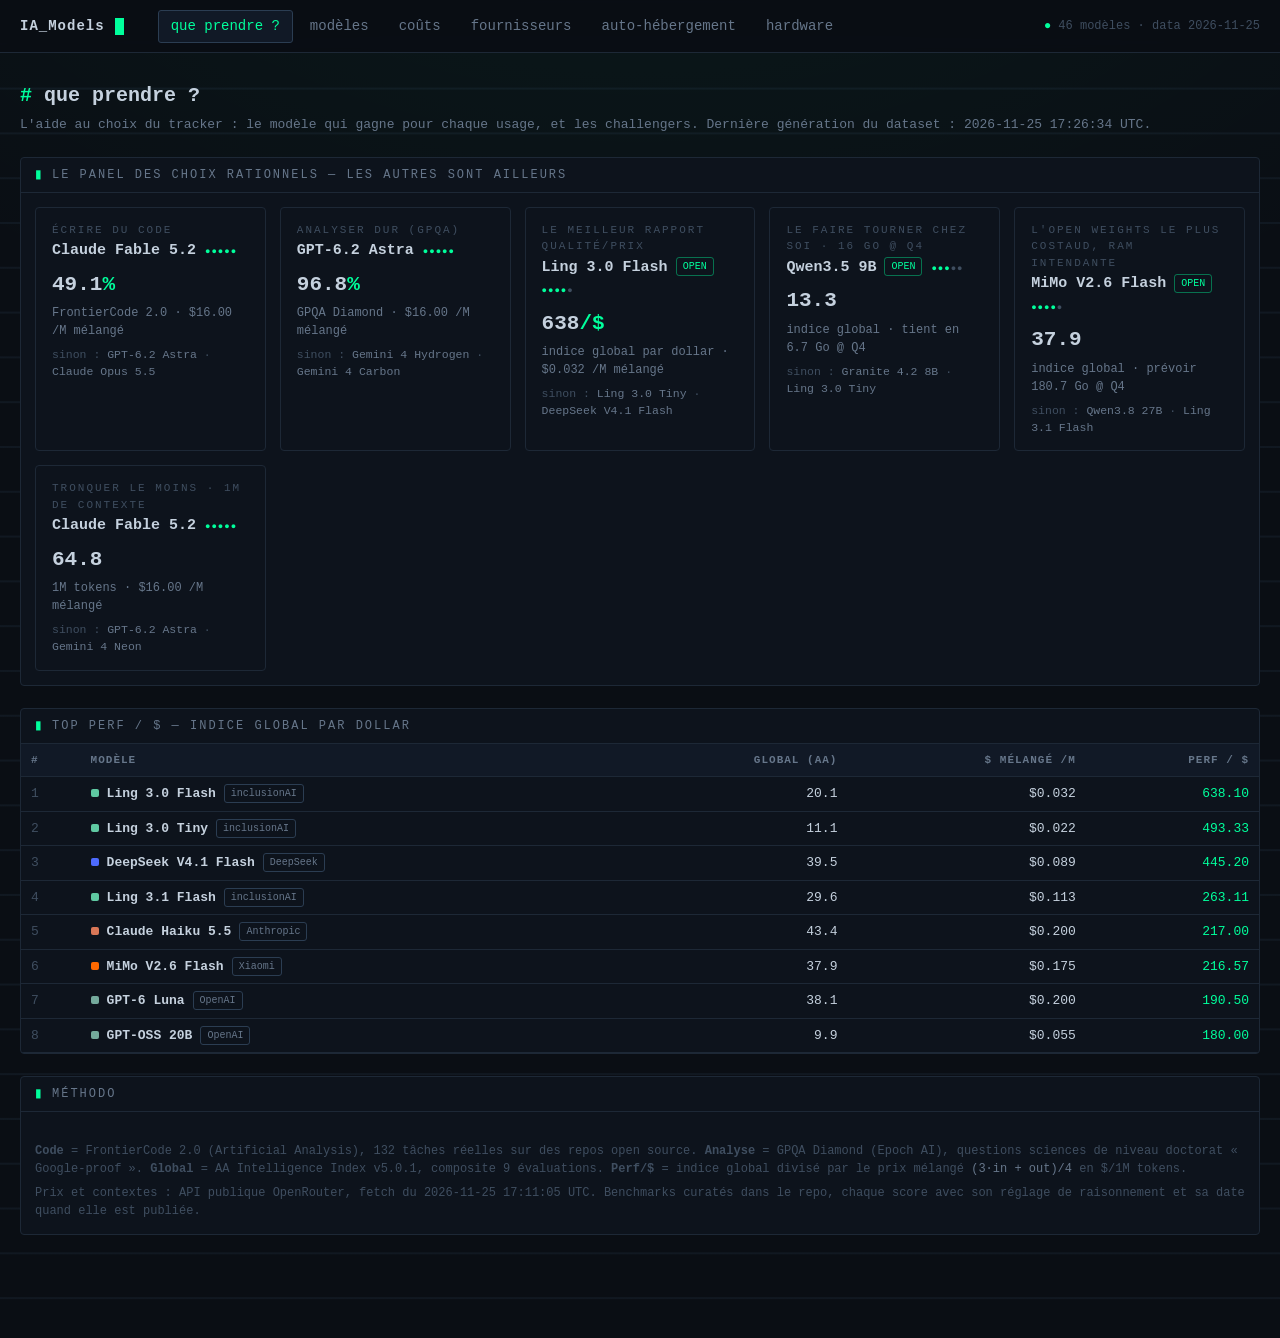
<file: index.html>
<!doctype html>
<html lang="fr">
<head>
<meta charset="utf-8">
<meta name="viewport" content="width=device-width, initial-scale=1">
<title>IA_Models — Que prendre ?</title>
<meta name="description" content="Suivi data driven des modèles d'IA : performances, coûts, fournisseurs d'inférence.">
<link rel="icon" href="assets/img/favicon.svg" type="image/svg+xml">
<link rel="stylesheet" href="assets/css/style.css">
</head>
<body>

<header class="topbar">
	<div class="topbar-inner">
		<a class="brand" href="index.html">IA_Models<span class="cursor"></span></a>
		<nav class="nav">
			<a class="active" href="index.html">que prendre ?</a>
			<a href="models.html">modèles</a>
			<a href="costs.html">coûts</a>
			<a href="providers.html">fournisseurs</a>
			<a href="hosting.html">auto-hébergement</a>
			<a href="hardware.html">hardware</a>
		</nav>
		<div class="top-status" id="data-status"><span class="dot">●</span> chargement…</div>
	</div>
</header>

<main class="wrap">

	<section class="page-head">
		<h1>que prendre ?</h1>
		<p>L'aide au choix du tracker : le modèle qui gagne pour chaque usage, et les challengers. Dernière génération du dataset : <span id="generated-at">--</span>.</p>
	</section>

<section class="panel">
		<div class="panel-title">le panel des choix rationnels — les autres sont ailleurs</div>
		<div class="panel-body" style="padding:14px">
			<div class="kpi-grid" id="dispatch"></div>
		</div>
	</section>

	<section class="panel">
		<div class="panel-title">top perf / $ — indice global par dollar</div>
		<div class="panel-body" style="padding:0">
			<table class="grid" id="top-value">
				<thead>
					<tr>
						<th>#</th>
						<th>Modèle</th>
						<th class="num">Global (AA)</th>
						<th class="num">$ mélangé /M</th>
						<th class="num">Perf / $</th>
					</tr>
				</thead>
				<tbody></tbody>
			</table>
		</div>
	</section>

	<section class="panel">
		<div class="panel-title">méthodo</div>
		<div class="panel-body footer-note">
			<p style="margin:0 0 6px">
				<b class="legend">Code</b> = FrontierCode 2.0 (Artificial Analysis), 132 tâches réelles sur des repos open source.
				<b class="legend">Analyse</b> = GPQA Diamond (Epoch AI), questions sciences de niveau doctorat « Google-proof ».
				<b class="legend">Global</b> = AA Intelligence Index v5.0.1, composite 9 évaluations.
				<b class="legend">Perf/$</b> = indice global divisé par le prix mélangé <code>(3·in + out)/4</code> en $/1M tokens.
			</p>
			<p style="margin:0">
				Prix et contextes : API publique OpenRouter, fetch du <span id="pricing-at">--</span>. Benchmarks curatés dans le repo, chaque score avec son réglage de raisonnement et sa date quand elle est publiée.
			</p>
		</div>
	</section>

</main>

<script src="assets/js/app.js"></script>
</body>
</html>
</file>
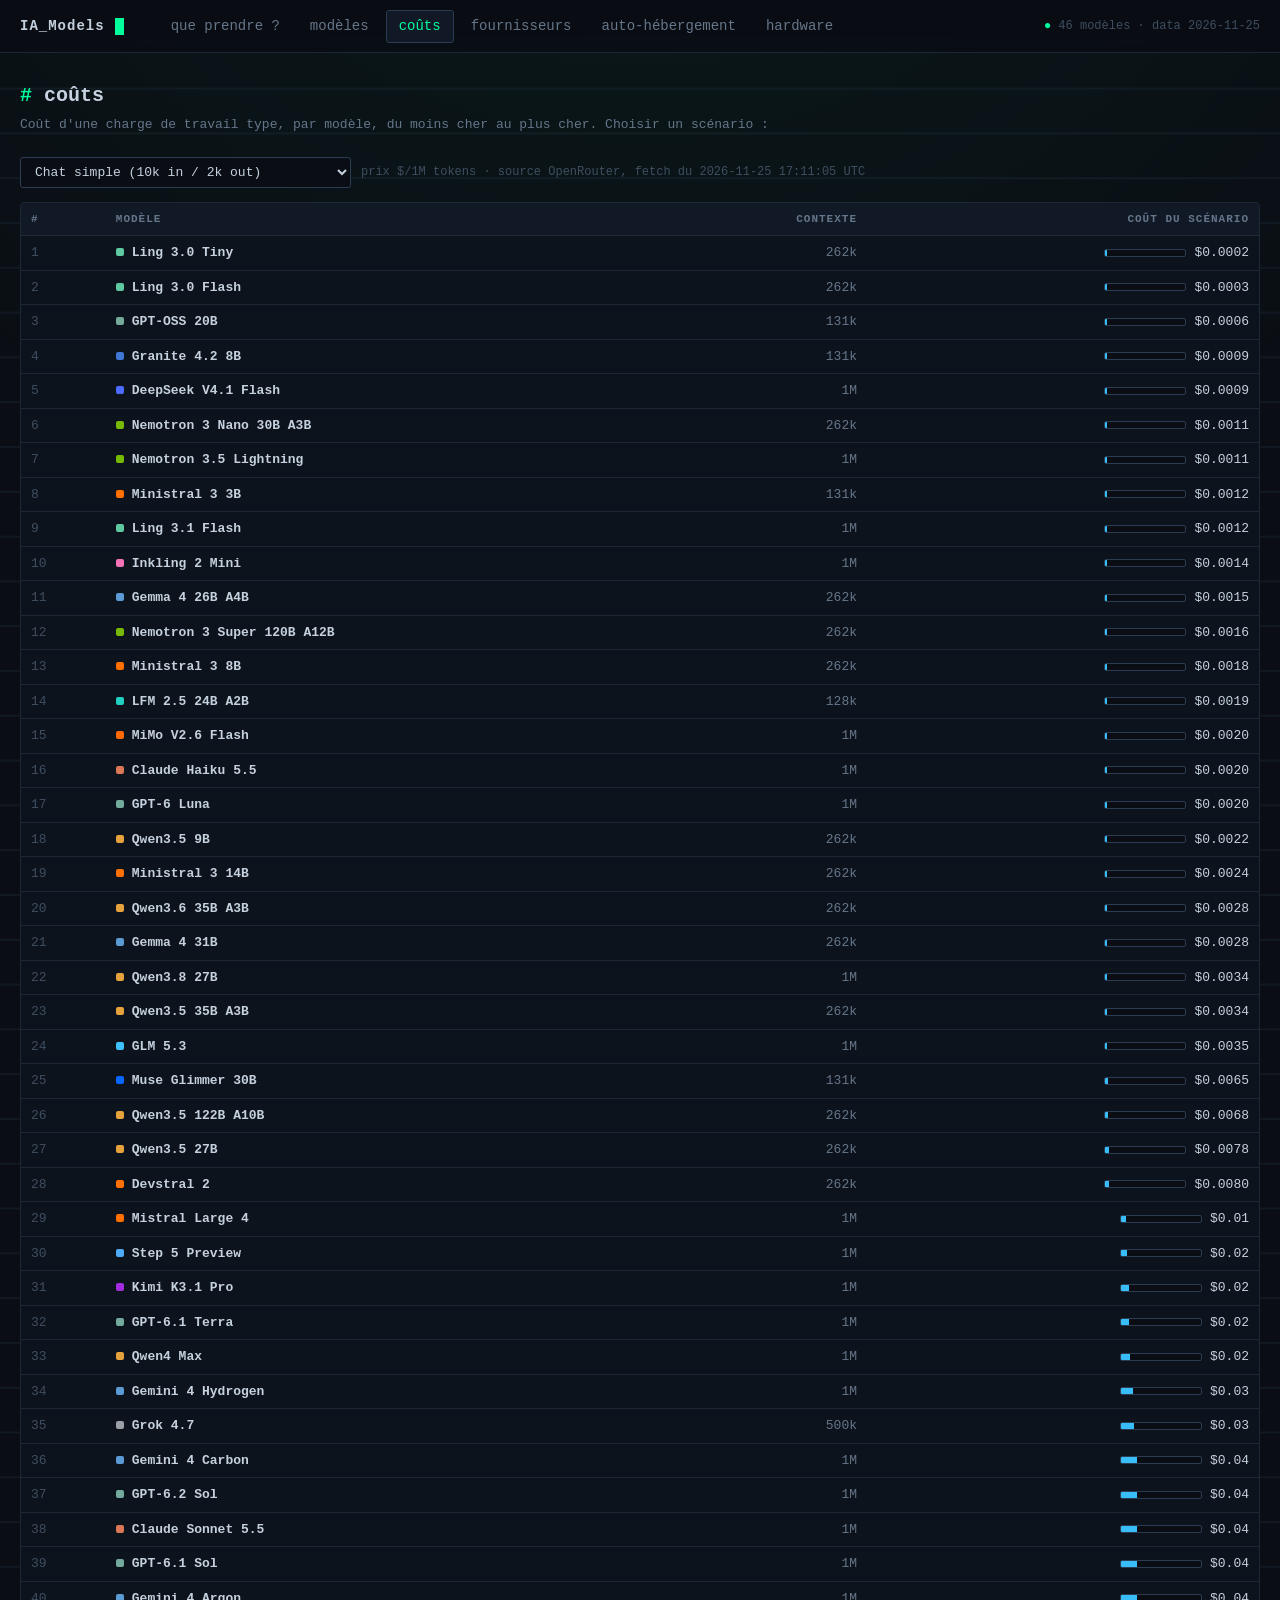
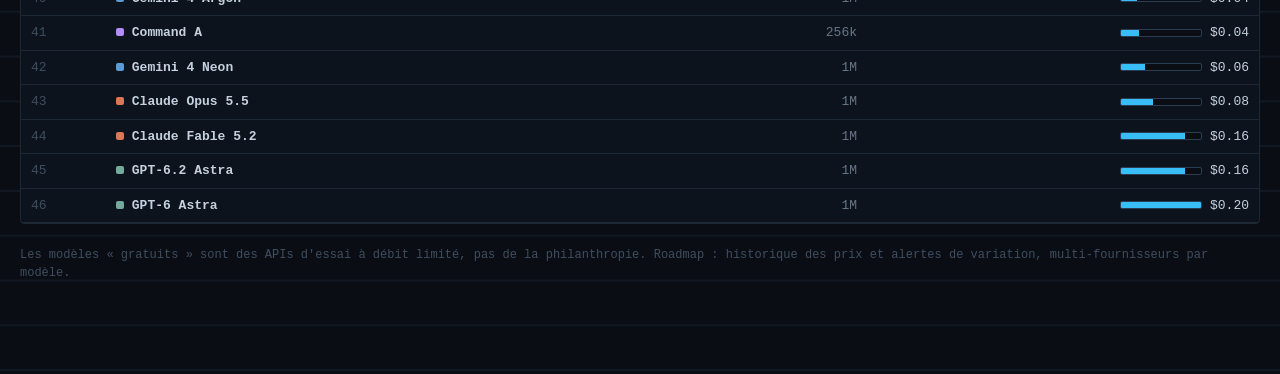
<file: costs.html>
<!doctype html>
<html lang="fr">
<head>
<meta charset="utf-8">
<meta name="viewport" content="width=device-width, initial-scale=1">
<title>IA_Models — Coûts</title>
<link rel="icon" href="assets/img/favicon.svg" type="image/svg+xml">
<link rel="stylesheet" href="assets/css/style.css">
</head>
<body>

<header class="topbar">
	<div class="topbar-inner">
		<a class="brand" href="index.html">IA_Models<span class="cursor"></span></a>
		<nav class="nav">
			<a href="index.html">que prendre ?</a>
			<a href="models.html">modèles</a>
			<a class="active" href="costs.html">coûts</a>
			<a href="providers.html">fournisseurs</a>
			<a href="hosting.html">auto-hébergement</a>
			<a href="hardware.html">hardware</a>
		</nav>
		<div class="top-status" id="data-status"><span class="dot">●</span> chargement…</div>
	</div>
</header>

<main class="wrap">

	<section class="page-head">
		<h1>coûts</h1>
		<p>Coût d'une charge de travail type, par modèle, du moins cher au plus cher. Choisir un scénario :</p>
	</section>

	<div class="filters">
		<select id="workload"></select>
		<span class="legend">prix $/1M tokens · source OpenRouter, fetch du <span id="pricing-at">--</span></span>
	</div>

	<section class="panel" style="overflow-x:auto">
		<table class="grid" id="costs-table">
			<thead>
				<tr>
					<th>#</th>
					<th>Modèle</th>
					<th class="num">Contexte</th>
					<th class="num">Coût du scénario</th>
				</tr>
			</thead>
			<tbody id="costs-tbody"></tbody>
		</table>
	</section>

	<p class="footer-note">
		Les modèles « gratuits » sont des APIs d'essai à débit limité, pas de la philanthropie.
		Roadmap : historique des prix et alertes de variation, multi-fournisseurs par modèle.
	</p>

</main>

<script src="assets/js/app.js"></script>
</body>
</html>
</file>
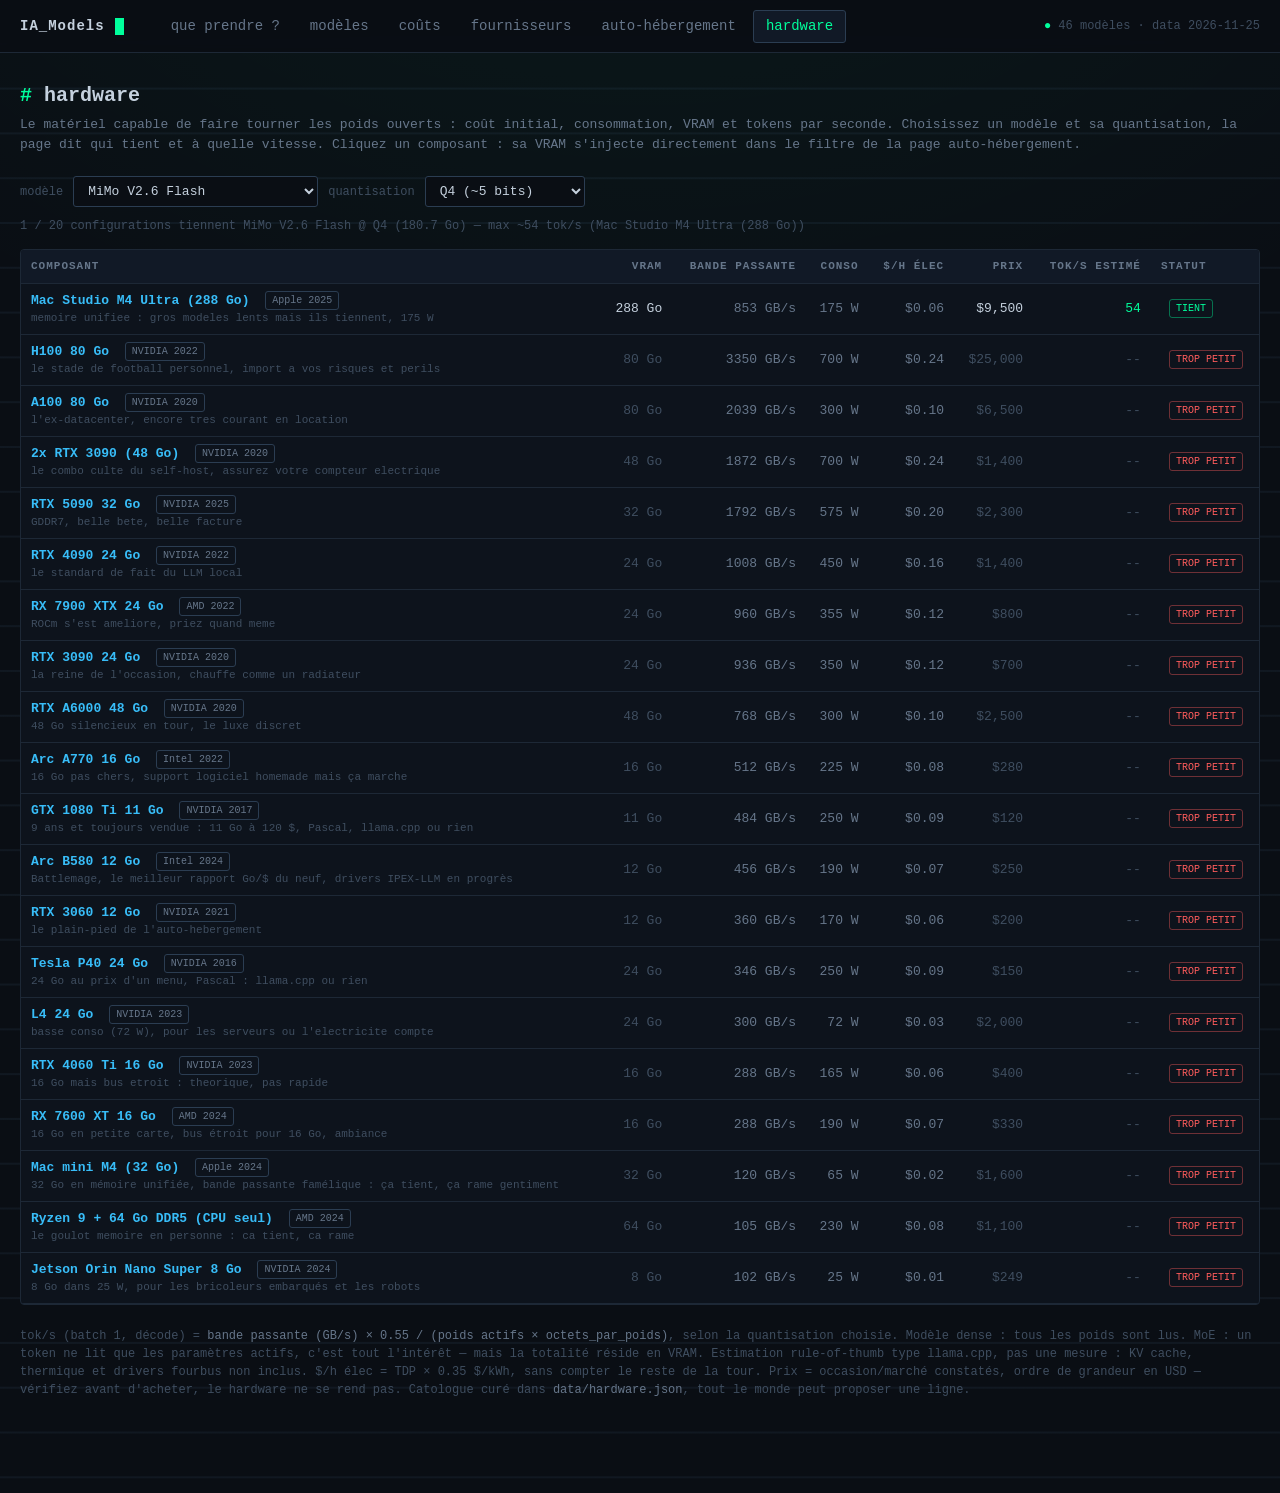
<file: hardware.html>
<!doctype html>
<html lang="fr">
<head>
<meta charset="utf-8">
<meta name="viewport" content="width=device-width, initial-scale=1">
<title>IA_Models — Hardware</title>
<link rel="icon" href="assets/img/favicon.svg" type="image/svg+xml">
<link rel="stylesheet" href="assets/css/style.css">
</head>
<body>

<header class="topbar">
	<div class="topbar-inner">
		<a class="brand" href="index.html">IA_Models<span class="cursor"></span></a>
		<nav class="nav">
			<a href="index.html">que prendre ?</a>
			<a href="models.html">modèles</a>
			<a href="costs.html">coûts</a>
			<a href="providers.html">fournisseurs</a>
			<a href="hosting.html">auto-hébergement</a>
			<a class="active" href="hardware.html">hardware</a>
		</nav>
		<div class="top-status" id="data-status"><span class="dot">●</span> chargement…</div>
	</div>
</header>

<main class="wrap">

	<section class="page-head">
		<h1>hardware</h1>
		<p>Le matériel capable de faire tourner les poids ouverts : coût initial, consommation, VRAM et tokens par seconde. Choisissez un modèle et sa quantisation, la page dit qui tient et à quelle vitesse. Cliquez un composant : sa VRAM s'injecte directement dans le filtre de la page auto-hébergement.</p>
	</section>

	<div class="filters">
		<label class="legend" for="hw-model">modèle</label>
		<select id="hw-model"></select>
		<label class="legend" for="hw-quant">quantisation</label>
		<select id="hw-quant"></select>
		<span class="legend" id="hw-fit-count"></span>
	</div>

	<section class="panel" style="overflow-x:auto">
		<table class="grid" id="hardware-table">
			<thead>
				<tr>
					<th>Composant</th>
					<th class="num">VRAM</th>
					<th class="num">Bande passante</th>
					<th class="num">Conso</th>
					<th class="num">$/h élec</th>
					<th class="num">Prix</th>
					<th class="num">tok/s estimé</th>
					<th>Statut</th>
				</tr>
			</thead>
			<tbody></tbody>
		</table>
	</section>

	<p class="footer-note">
		tok/s (batch 1, décode) = <code>bande passante (GB/s) × 0.55 / (poids actifs × octets_par_poids)</code>, selon la quantisation choisie. Modèle dense : tous les poids sont lus.
		MoE : un token ne lit que les paramètres actifs, c'est tout l'intérêt — mais la totalité réside en VRAM.
		Estimation rule-of-thumb type llama.cpp, pas une mesure : KV cache, thermique et drivers fourbus non inclus.
		$/h élec = TDP × 0.35 $/kWh, sans compter le reste de la tour.
		Prix = occasion/marché constatés, ordre de grandeur en USD — vérifiez avant d'acheter, le hardware ne se rend pas.
		Catologue curé dans <code>data/hardware.json</code>, tout le monde peut proposer une ligne.
	</p>

</main>

<script src="assets/js/app.js"></script>
</body>
</html>
</file>
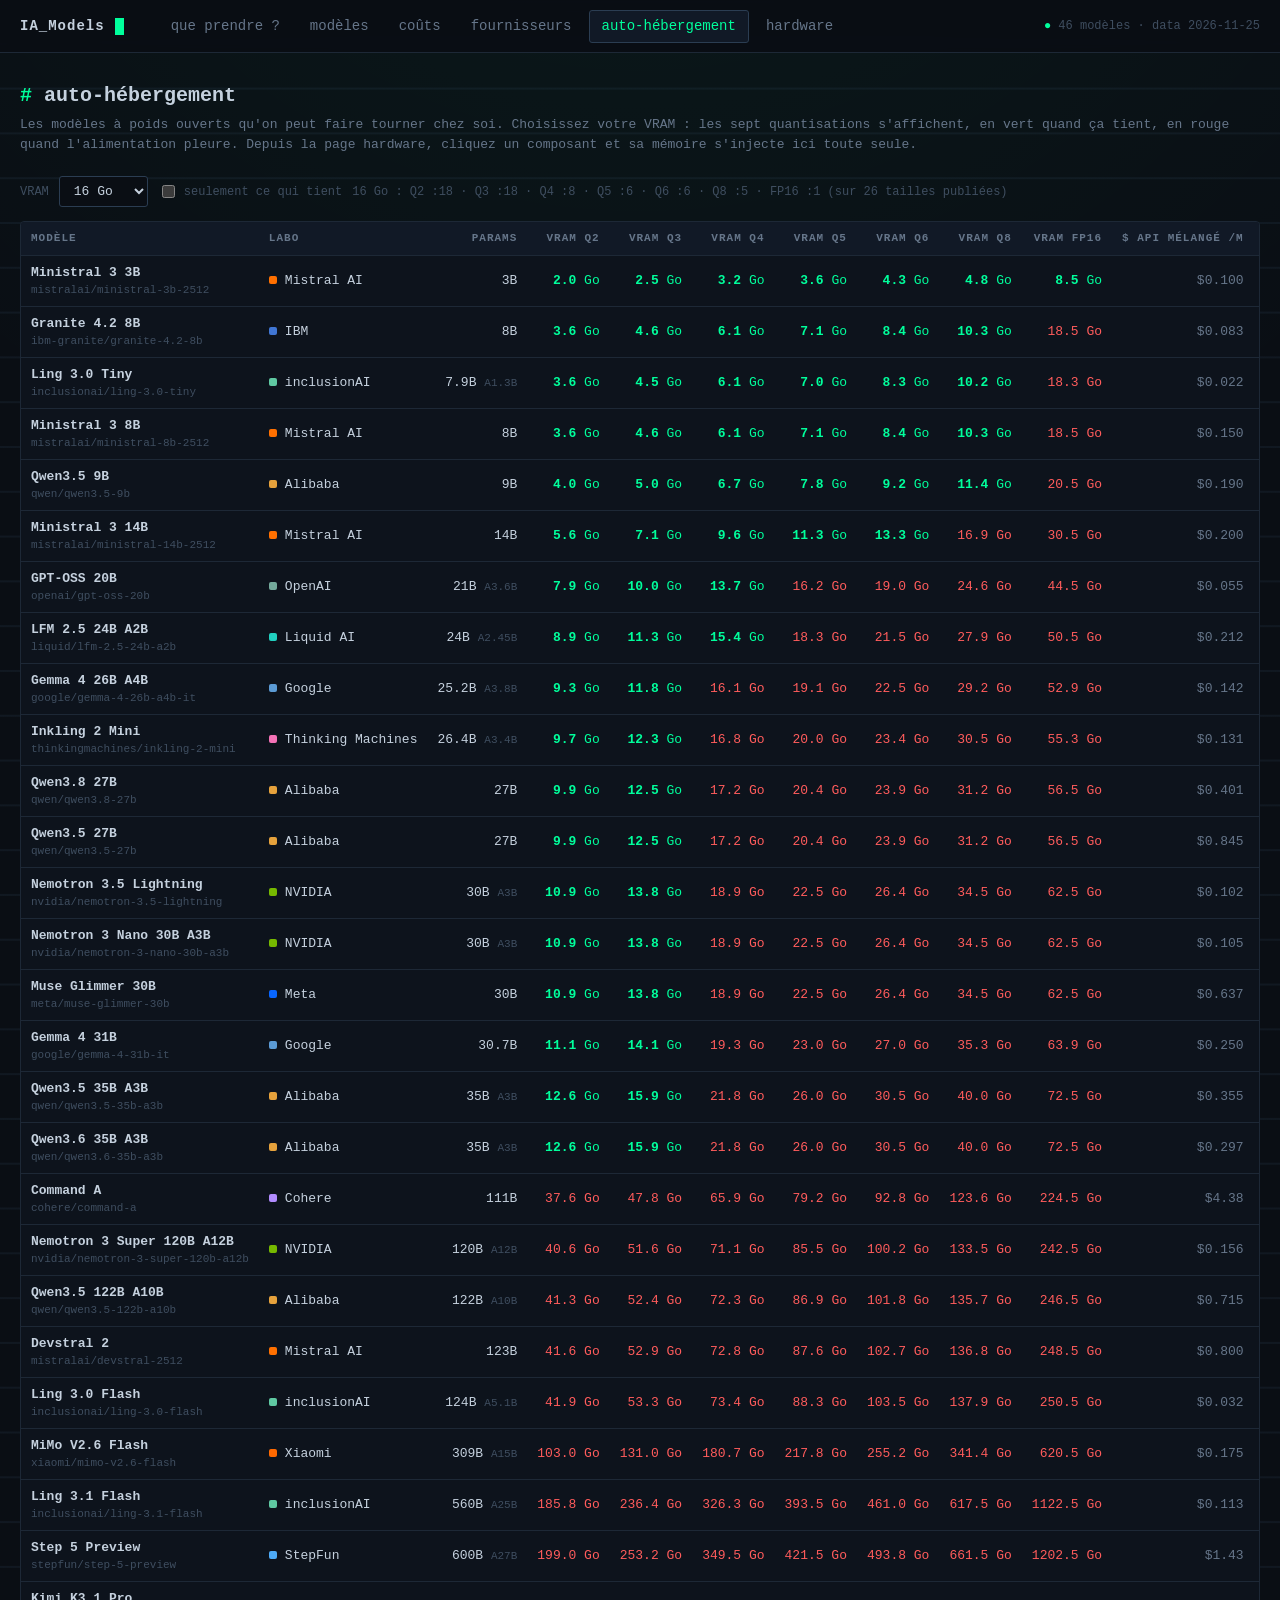
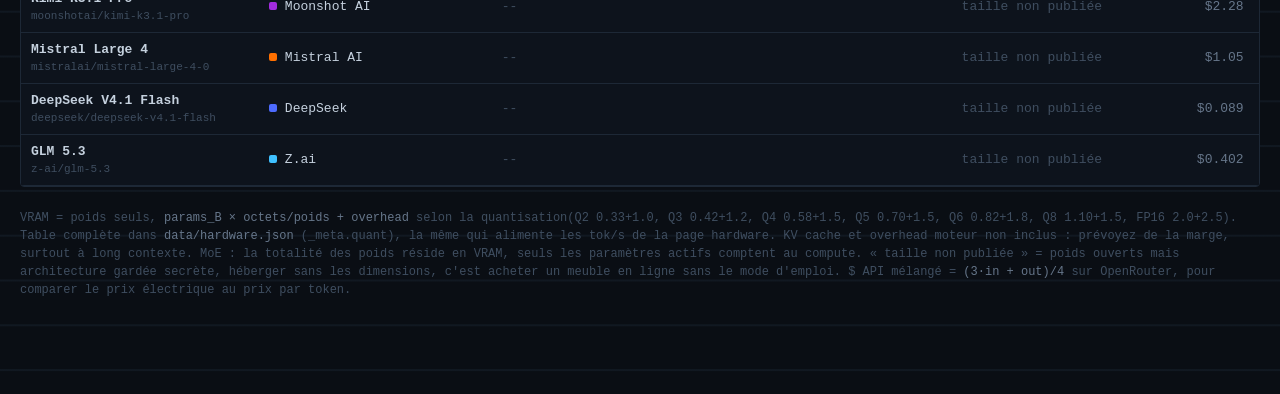
<file: hosting.html>
<!doctype html>
<html lang="fr">
<head>
<meta charset="utf-8">
<meta name="viewport" content="width=device-width, initial-scale=1">
<title>IA_Models — Auto-hébergement</title>
<link rel="icon" href="assets/img/favicon.svg" type="image/svg+xml">
<link rel="stylesheet" href="assets/css/style.css">
</head>
<body>

<header class="topbar">
	<div class="topbar-inner">
		<a class="brand" href="index.html">IA_Models<span class="cursor"></span></a>
		<nav class="nav">
			<a href="index.html">que prendre ?</a>
			<a href="models.html">modèles</a>
			<a href="costs.html">coûts</a>
			<a href="providers.html">fournisseurs</a>
			<a class="active" href="hosting.html">auto-hébergement</a>
			<a href="hardware.html">hardware</a>
		</nav>
		<div class="top-status" id="data-status"><span class="dot">●</span> chargement…</div>
	</div>
</header>

<main class="wrap">

	<section class="page-head">
		<h1>auto-hébergement</h1>
		<p>Les modèles à poids ouverts qu'on peut faire tourner chez soi. Choisissez votre VRAM : les sept quantisations s'affichent, en vert quand ça tient, en rouge quand l'alimentation pleure. Depuis la page hardware, cliquez un composant et sa mémoire s'injecte ici toute seule.</p>
	</section>

	<div class="filters">
		<label class="legend" for="vram-select">VRAM</label>
		<select id="vram-select"></select>
		<input type="number" id="vram-custom" min="1" max="2048" step="1" placeholder="Go" size="4" hidden>
		<label class="legend checklist"><input type="checkbox" id="fit-only"> seulement ce qui tient</label>
		<span class="legend" id="fit-count"></span>
	</div>

	<section class="panel" style="overflow-x:auto">
		<table class="grid" id="hosting-table">
			<thead>
				<tr>
					<th>Modèle</th>
					<th>Labo</th>
					<th class="num">Params</th>
					<th class="num">VRAM Q2</th>
					<th class="num">VRAM Q3</th>
					<th class="num">VRAM Q4</th>
					<th class="num">VRAM Q5</th>
					<th class="num">VRAM Q6</th>
					<th class="num">VRAM Q8</th>
					<th class="num">VRAM FP16</th>
					<th class="num">$ API mélangé /M</th>
					<th class="num">Global (AA)</th>
					<th class="num">Ctx</th>
				</tr>
			</thead>
			<tbody></tbody>
		</table>
	</section>

	<p class="footer-note">
		VRAM = poids seuls, <code>params_B × octets/poids + overhead</code> selon la quantisation(Q2 0.33+1.0, Q3 0.42+1.2, Q4 0.58+1.5, Q5 0.70+1.5, Q6 0.82+1.8, Q8 1.10+1.5, FP16 2.0+2.5).
		Table complète dans <code>data/hardware.json</code> (_meta.quant), la même qui alimente les tok/s de la page hardware.
		KV cache et overhead moteur non inclus : prévoyez de la marge, surtout à long contexte.
		MoE : la totalité des poids réside en VRAM, seuls les paramètres actifs comptent au compute.
		« taille non publiée » = poids ouverts mais architecture gardée secrète, héberger sans les dimensions, c'est acheter un meuble en ligne sans le mode d'emploi.
		$ API mélangé = <code>(3·in + out)/4</code> sur OpenRouter, pour comparer le prix électrique au prix par token.
	</p>

</main>

<script src="assets/js/app.js"></script>
</body>
</html>
</file>
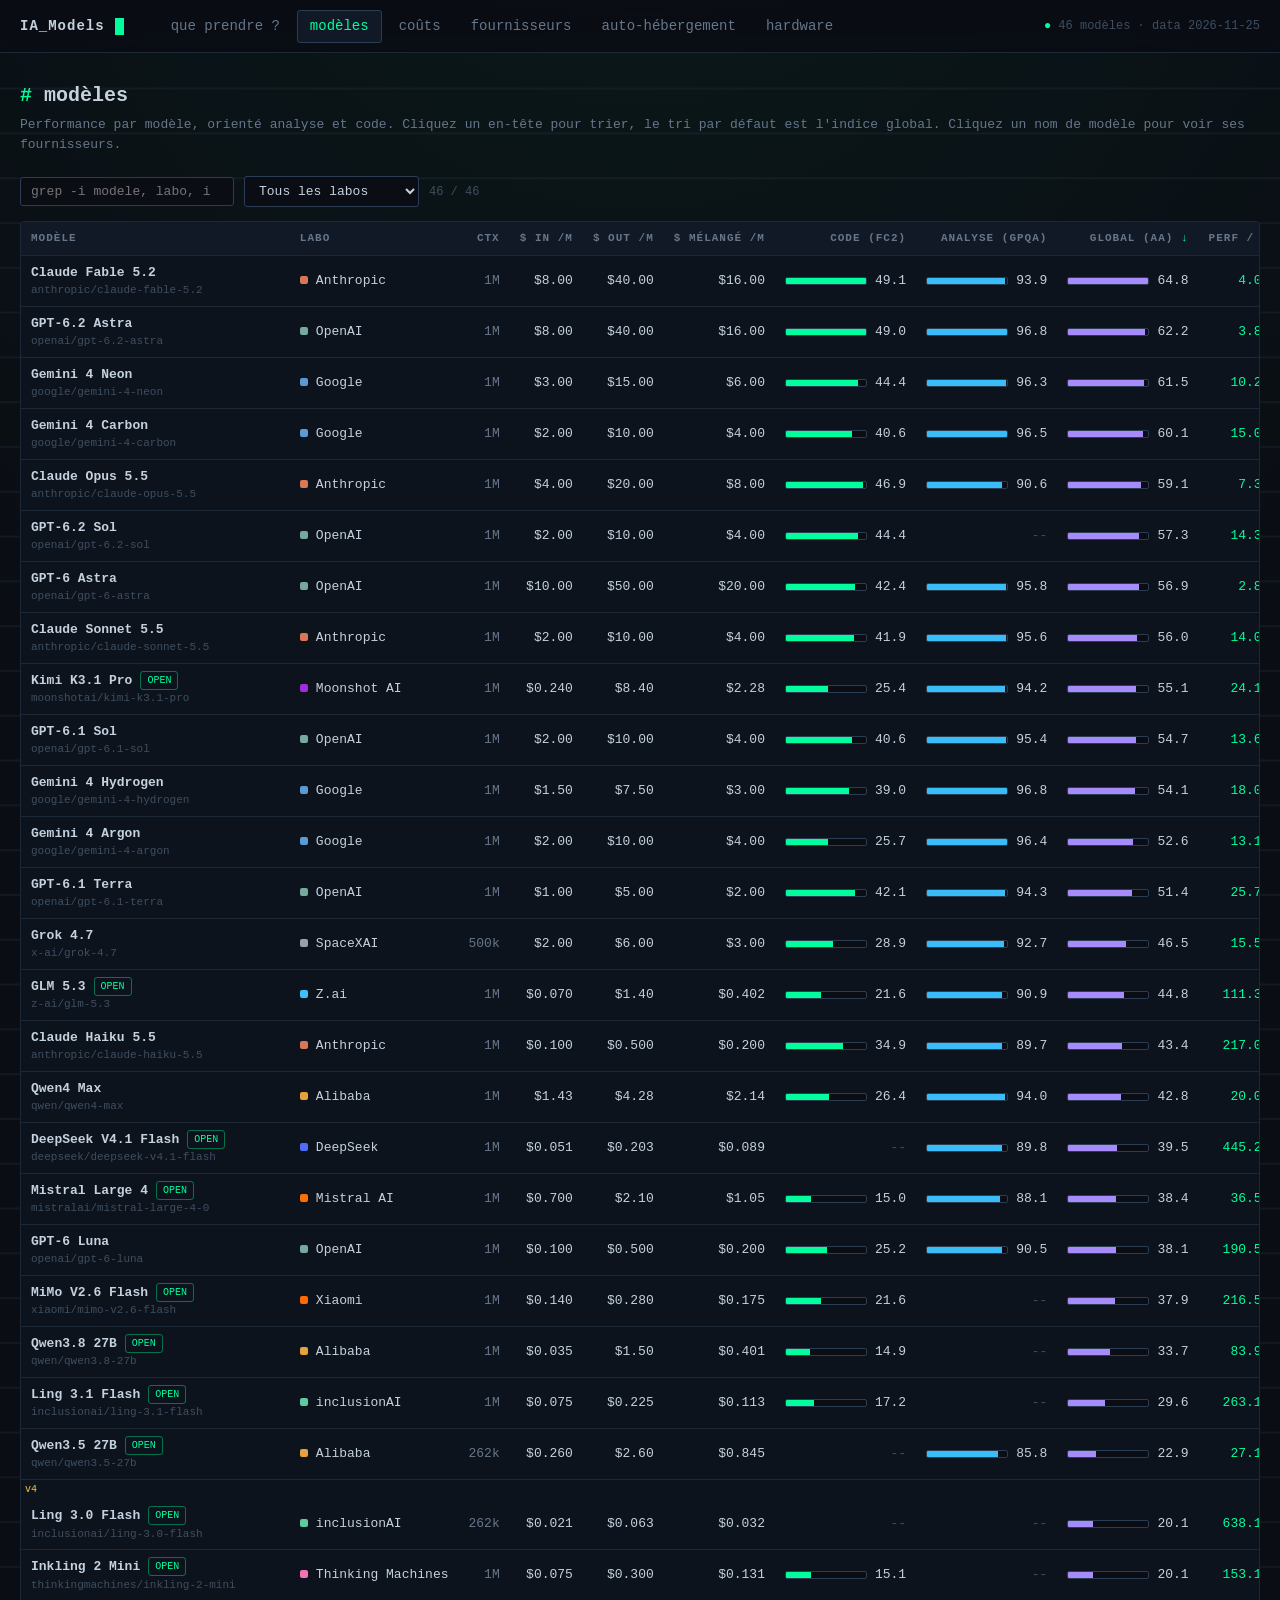
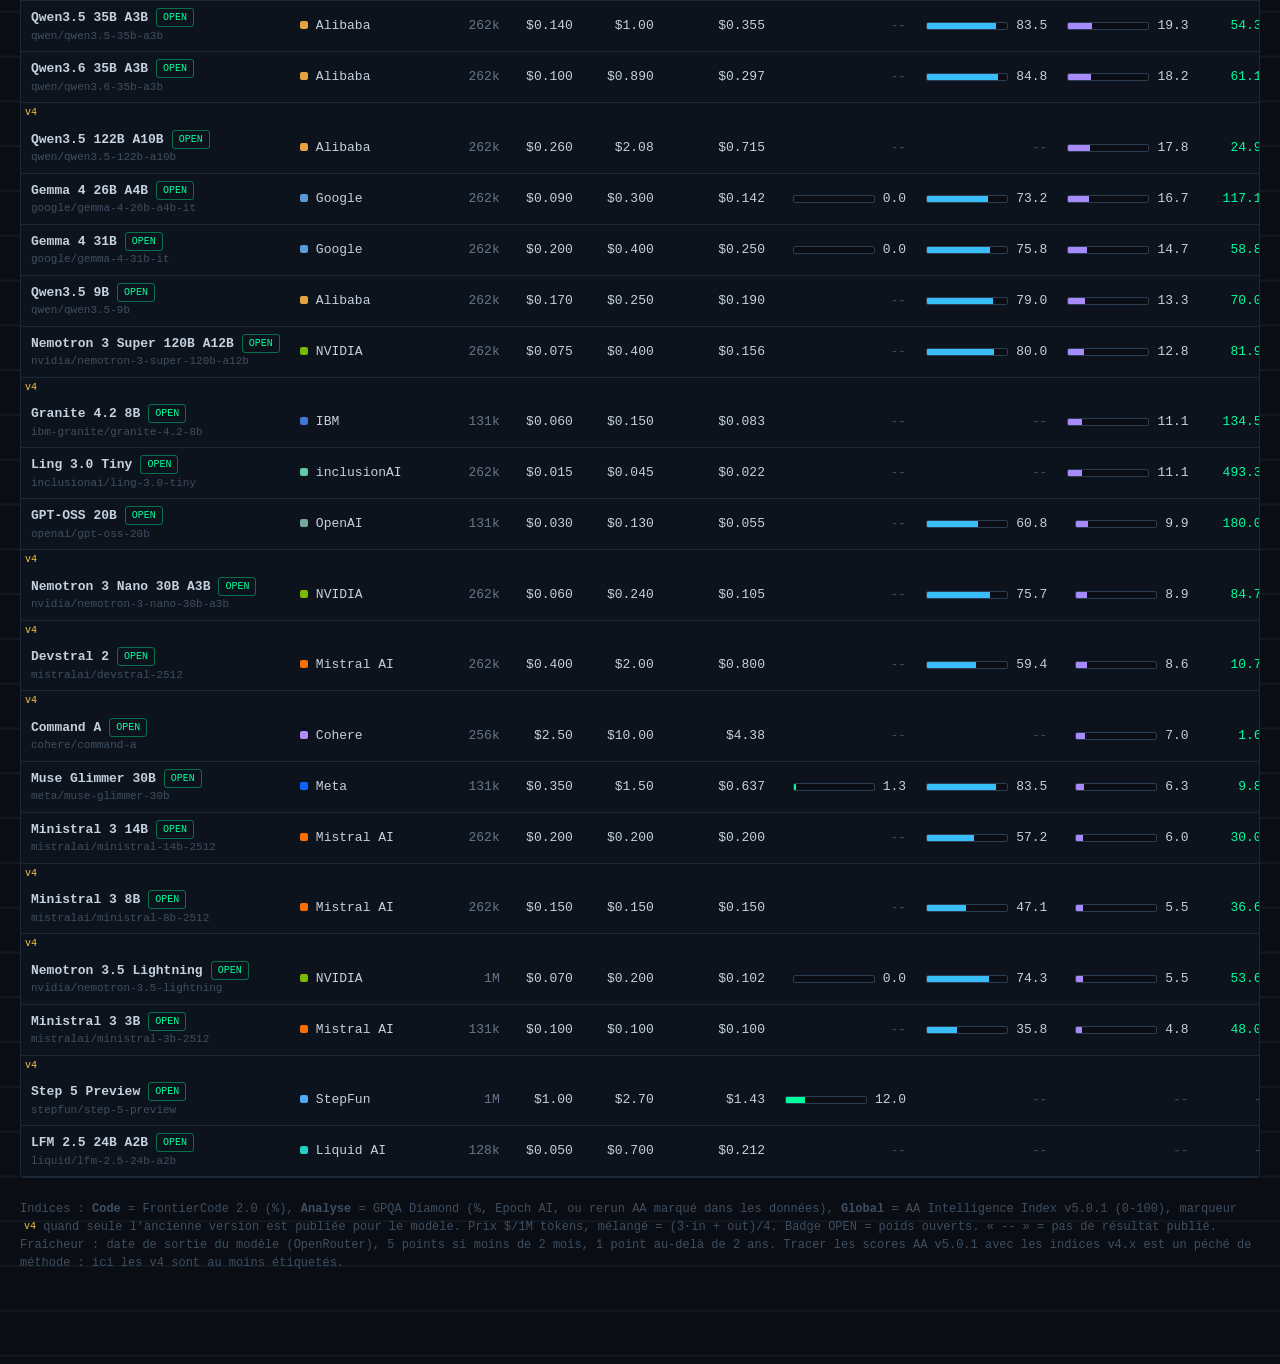
<file: models.html>
<!doctype html>
<html lang="fr">
<head>
<meta charset="utf-8">
<meta name="viewport" content="width=device-width, initial-scale=1">
<title>IA_Models — Modèles</title>
<link rel="icon" href="assets/img/favicon.svg" type="image/svg+xml">
<link rel="stylesheet" href="assets/css/style.css">
</head>
<body>

<header class="topbar">
	<div class="topbar-inner">
		<a class="brand" href="index.html">IA_Models<span class="cursor"></span></a>
		<nav class="nav">
			<a href="index.html">que prendre ?</a>
			<a class="active" href="models.html">modèles</a>
			<a href="costs.html">coûts</a>
			<a href="providers.html">fournisseurs</a>
			<a href="hosting.html">auto-hébergement</a>
			<a href="hardware.html">hardware</a>
		</nav>
		<div class="top-status" id="data-status"><span class="dot">●</span> chargement…</div>
	</div>
</header>

<main class="wrap">

	<section class="page-head">
		<h1>modèles</h1>
		<p>Performance par modèle, orienté analyse et code. Cliquez un en-tête pour trier, le tri par défaut est l'indice global. Cliquez un nom de modèle pour voir ses fournisseurs.</p>
	</section>

	<div class="filters">
		<input type="search" id="model-search" placeholder="grep -i modele, labo, id…" size="24">
		<select id="lab-filter"></select>
		<span class="legend" id="row-count"></span>
	</div>

	<section class="panel" style="overflow-x:auto">
		<table class="grid" id="models-table"></table>
	</section>

	<p class="footer-note">
		Indices : <b>Code</b> = FrontierCode 2.0 (%), <b>Analyse</b> = GPQA Diamond (%, Epoch AI, ou rerun AA marqué dans les données),
		<b>Global</b> = AA Intelligence Index v5.0.1 (0-100), marqueur <span class="v4-tag">v4</span> quand seule l'ancienne version est publiée pour le modèle.
		Prix $/1M tokens, mélangé = (3·in + out)/4. Badge OPEN = poids ouverts. « -- » = pas de résultat publié.
		Fraîcheur : date de sortie du modèle (OpenRouter), 5 points si moins de 2 mois, 1 point au-delà de 2 ans.
		Tracer les scores AA v5.0.1 avec les indices v4.x est un péché de méthode : ici les v4 sont au moins étiquetés.
	</p>

</main>

<script src="assets/js/app.js"></script>
</body>
</html>
</file>
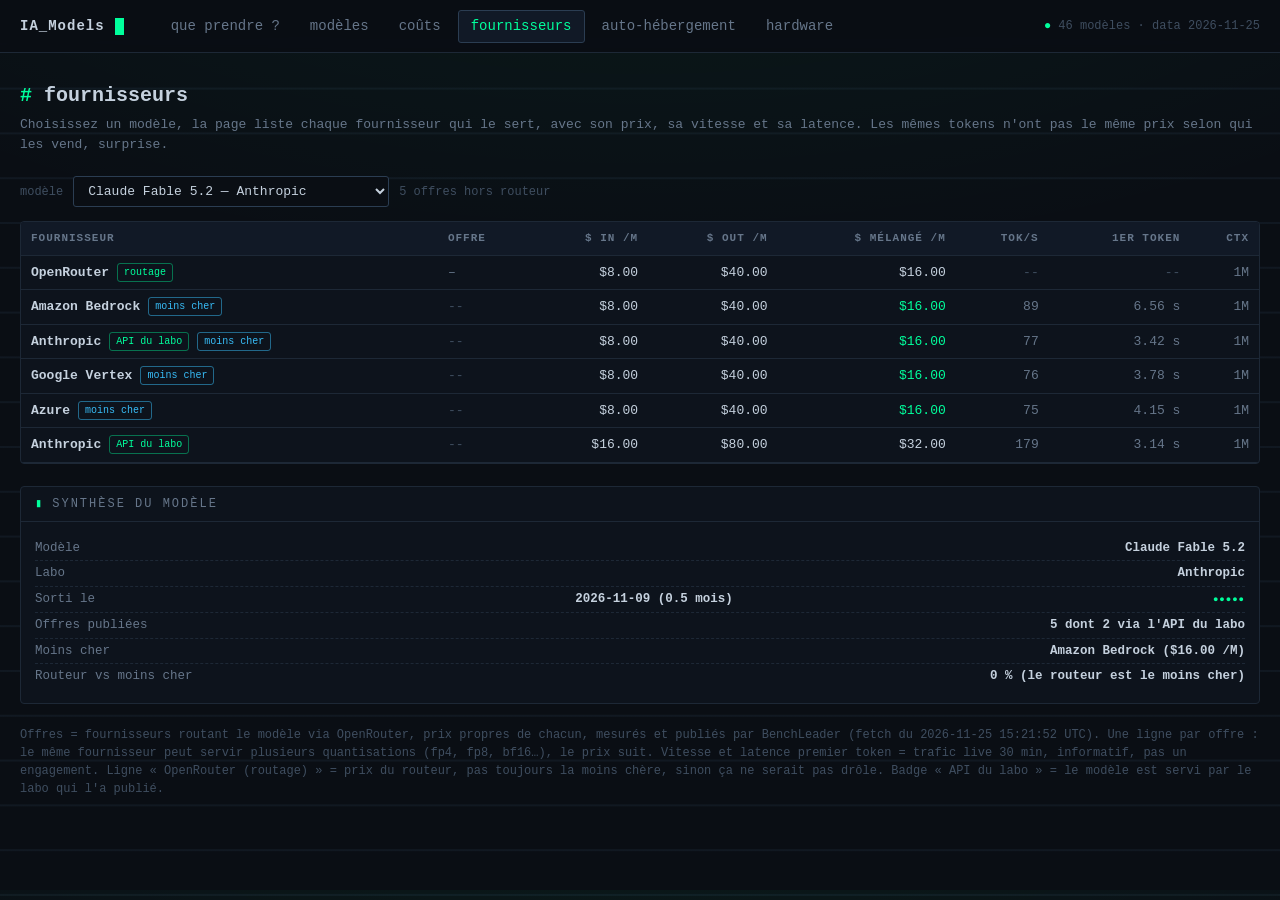
<file: providers.html>
<!doctype html>
<html lang="fr">
<head>
<meta charset="utf-8">
<meta name="viewport" content="width=device-width, initial-scale=1">
<title>IA_Models — Fournisseurs</title>
<link rel="icon" href="assets/img/favicon.svg" type="image/svg+xml">
<link rel="stylesheet" href="assets/css/style.css">
</head>
<body>

<header class="topbar">
	<div class="topbar-inner">
		<a class="brand" href="index.html">IA_Models<span class="cursor"></span></a>
		<nav class="nav">
			<a href="index.html">que prendre ?</a>
			<a href="models.html">modèles</a>
			<a href="costs.html">coûts</a>
			<a class="active" href="providers.html">fournisseurs</a>
			<a href="hosting.html">auto-hébergement</a>
			<a href="hardware.html">hardware</a>
		</nav>
		<div class="top-status" id="data-status"><span class="dot">●</span> chargement…</div>
	</div>
</header>

<main class="wrap">

	<section class="page-head">
		<h1>fournisseurs</h1>
		<p>Choisissez un modèle, la page liste chaque fournisseur qui le sert, avec son prix, sa vitesse et sa latence. Les mêmes tokens n'ont pas le même prix selon qui les vend, surprise.</p>
	</section>

	<div class="filters">
		<label class="legend" for="provider-model">modèle</label>
		<select id="provider-model"></select>
		<span class="legend" id="offer-count"></span>
	</div>

	<section class="panel" style="overflow-x:auto">
		<table class="grid" id="providers-table">
			<thead>
				<tr>
					<th>Fournisseur</th>
					<th>Offre</th>
					<th class="num">$ IN /M</th>
					<th class="num">$ OUT /M</th>
					<th class="num">$ mélangé /M</th>
					<th class="num">tok/s</th>
					<th class="num">1er token</th>
					<th class="num">Ctx</th>
				</tr>
			</thead>
			<tbody></tbody>
		</table>
	</section>

	<section class="panel">
		<div class="panel-title">synthèse du modèle</div>
		<div class="panel-body" id="provider-summary"></div>
	</section>

	<p class="footer-note">
		Offres = fournisseurs routant le modèle via OpenRouter, prix propres de chacun, mesurés et publiés par BenchLeader
		(fetch du <span id="providers-at">--</span>). Une ligne par offre : le même fournisseur peut servir plusieurs quantisations
		(fp4, fp8, bf16…), le prix suit. Vitesse et latence premier token = trafic live 30 min, informatif, pas un engagement.
		Ligne « OpenRouter (routage) » = prix du routeur, pas toujours la moins chère, sinon ça ne serait pas drôle.
		Badge « API du labo » = le modèle est servi par le labo qui l'a publié.
	</p>

</main>

<script src="assets/js/app.js"></script>
</body>
</html>
</file>
<file: assets/css/style.css>
/* IA_Models -- theme "terminal", geek, data driven */

:root {
	--bg: #0a0e14;
	--bg-panel: #0d131c;
	--bg-panel-2: #111926;
	--border: #1d2836;
	--border-hi: #2b3d52;
	--text: #c5d1de;
	--text-dim: #66768a;
	--text-faint: #3f4e60;
	--green: #00ff9c;
	--cyan: #38bdf8;
	--amber: #f5c542;
	--red: #ff5c5c;
	--purple: #a78bfa;
	--mono: "JetBrains Mono", "Fira Code", ui-monospace, SFMono-Regular,
		Menlo, Consolas, "Liberation Mono", monospace;
}

* { box-sizing: border-box; }

html { color-scheme: dark; }

body {
	margin: 0;
	background: var(--bg);
	color: var(--text);
	font-family: var(--mono);
	font-size: 14px;
	line-height: 1.5;
	background-image:
		radial-gradient(ellipse 80% 50% at 50% -20%, rgba(0, 255, 156, 0.06), transparent),
		linear-gradient(transparent 95%, rgba(38, 56, 74, 0.25) 95%);
	background-size: 100% 100%, 100% 3.2em;
}

a { color: var(--cyan); text-decoration: none; }
a:hover { text-decoration: underline; }

/* ---------- header ---------- */

.topbar {
	border-bottom: 1px solid var(--border);
	background: rgba(10, 14, 20, 0.92);
	backdrop-filter: blur(4px);
	position: sticky;
	top: 0;
	z-index: 10;
}

.topbar-inner {
	max-width: 1280px;
	margin: 0 auto;
	padding: 0 20px;
	display: flex;
	align-items: center;
	gap: 22px;
	height: 52px;
}

.brand {
	display: flex;
	align-items: center;
	gap: 10px;
	font-weight: 700;
	letter-spacing: 1px;
	color: var(--text);
}

.brand:hover { text-decoration: none; }

.brand .cursor {
	display: inline-block;
	width: 9px;
	height: 17px;
	background: var(--green);
	animation: blink 1.1s steps(1) infinite;
}

@keyframes blink { 50% { opacity: 0; } }

.nav {
	display: flex;
	gap: 4px;
	margin-left: 12px;
}

.nav a {
	padding: 5px 12px;
	color: var(--text-dim);
	border: 1px solid transparent;
	border-radius: 3px;
}

.nav a:hover { color: var(--text); text-decoration: none; border-color: var(--border-hi); }

.nav a.active {
	color: var(--green);
	border-color: var(--border-hi);
	background: var(--bg-panel-2);
}

.top-status {
	margin-left: auto;
	color: var(--text-faint);
	font-size: 12px;
	white-space: nowrap;
}

.top-status .dot { color: var(--green); }

/* ---------- layout ---------- */

.wrap {
	max-width: 1280px;
	margin: 0 auto;
	padding: 28px 20px 80px;
}

.page-head { margin-bottom: 22px; }

.page-head h1 {
	font-size: 20px;
	margin: 0 0 4px;
	color: var(--text);
}

.page-head h1::before { content: "# "; color: var(--green); }

.page-head p { margin: 0; color: var(--text-dim); font-size: 13px; }

.panel {
	border: 1px solid var(--border);
	background: var(--bg-panel);
	border-radius: 4px;
	margin-bottom: 22px;
	overflow: hidden;
}

.panel-title {
	padding: 8px 14px;
	border-bottom: 1px solid var(--border);
	color: var(--text-dim);
	font-size: 12px;
	letter-spacing: 2px;
	text-transform: uppercase;
	display: flex;
	align-items: center;
	gap: 8px;
}

.panel-title::before { content: "▮"; color: var(--green); }

.panel-body { padding: 14px; }

/* ---------- KPI grid ---------- */

.kpi-grid {
	display: grid;
	grid-template-columns: repeat(auto-fit, minmax(210px, 1fr));
	gap: 14px;
}

.kpi {
	border: 1px solid var(--border);
	background: var(--bg-panel);
	border-radius: 4px;
	padding: 14px 16px;
	position: relative;
}

.kpi .k-label { color: var(--text-faint); font-size: 11px; letter-spacing: 2px; text-transform: uppercase; }

.kpi .k-value {
	font-size: 21px;
	font-weight: 700;
	margin-top: 6px;
	color: var(--text);
}

.kpi .k-sub { color: var(--text-dim); font-size: 12px; margin-top: 4px; min-height: 1.2em; }

.kpi .k-value .accent { color: var(--green); }

/* ---------- table ---------- */

table.grid {
	width: 100%;
	border-collapse: collapse;
	font-size: 13px;
}

table.grid th {
	text-align: left;
	padding: 8px 10px;
	color: var(--text-dim);
	font-weight: 600;
	font-size: 11px;
	letter-spacing: 1px;
	text-transform: uppercase;
	border-bottom: 1px solid var(--border);
	background: var(--bg-panel-2);
	white-space: nowrap;
	user-select: none;
}

table.grid th.sortable { cursor: pointer; }
table.grid th.sortable:hover { color: var(--text); }
table.grid th .arrow { color: var(--green); }

table.grid td {
	padding: 7px 10px;
	border-bottom: 1px solid var(--border);
	white-space: nowrap;
}

table.grid tr:hover td { background: var(--bg-panel-2); }
table.grid td.num, table.grid th.num { text-align: right; }
table.grid td.dim { color: var(--text-dim); }
table.grid td.faint { color: var(--text-faint); }

.cell-main { font-weight: 700; color: var(--text); }
.cell-sub { color: var(--text-faint); font-size: 11px; }

.badge {
	display: inline-block;
	font-size: 10px;
	padding: 1px 6px;
	border-radius: 3px;
	border: 1px solid var(--border-hi);
	color: var(--text-dim);
	margin-left: 8px;
	vertical-align: middle;
}

.badge.open { color: var(--green); border-color: rgba(0, 255, 156, 0.4); }

.lab-dot {
	display: inline-block;
	width: 8px;
	height: 8px;
	border-radius: 2px;
	margin-right: 8px;
	vertical-align: baseline;
}

/* barres d'indice */
.bar-cell { display: flex; align-items: center; justify-content: flex-end; gap: 8px; }
.bar {
	width: 82px;
	height: 8px;
	border: 1px solid var(--border-hi);
	border-radius: 2px;
	overflow: hidden;
	background: var(--bg);
}
.bar > span { display: block; height: 100%; background: var(--green); }
.bar.analyse > span { background: var(--cyan); }
.bar.global > span { background: var(--purple); }
.bar span.null { width: 0; }

.pos { color: var(--green); }
.warn { color: var(--amber); }
.na { color: var(--text-faint); }

/* filtres */
.filters { display: flex; gap: 10px; margin-bottom: 14px; flex-wrap: wrap; align-items: center; }

.filters input[type="search"], .filters select {
	background: var(--bg);
	border: 1px solid var(--border-hi);
	color: var(--text);
	font-family: var(--mono);
	font-size: 13px;
	padding: 6px 10px;
	border-radius: 3px;
	outline: none;
}

.filters input[type="search"]:focus, .filters select:focus { border-color: var(--green); }

.legend { color: var(--text-faint); font-size: 12px; }
.legend b { color: var(--text-dim); }

.footer-note { color: var(--text-faint); font-size: 12px; margin-top: 16px; }
.footer-note code { color: var(--text-dim); }

.provider-grid { display: grid; grid-template-columns: repeat(auto-fit, minmax(280px, 1fr)); gap: 14px; }

.provider-card { border: 1px solid var(--border); border-radius: 4px; background: var(--bg-panel); padding: 14px 16px; }
.provider-card h3 { margin: 0 0 8px; font-size: 14px; }
.provider-card .stat-row { display: flex; justify-content: space-between; font-size: 12px; padding: 3px 0; color: var(--text-dim); }
.provider-card .stat-row b { color: var(--text); font-weight: 600; }

@media (max-width: 720px) {
	.top-status { display: none; }
	.nav { margin-left: 0; }
	.topbar-inner { flex-wrap: wrap; height: auto; padding: 8px 12px; }
	.bar { width: 48px; }
}

.badge.nope { color: var(--red); border-color: rgba(255, 92, 92, 0.4); }

.filters input[type="number"] {
	background: var(--bg-panel);
	border: 1px solid var(--border);
	border-radius: 4px;
	color: var(--text);
	font-family: var(--mono);
	font-size: 12px;
	padding: 4px 8px;
}
.filters input[type="number"]:focus { border-color: var(--green); outline: none; }

.badge.best { color: var(--cyan); border-color: rgba(56, 189, 248, 0.5); }
.neg { color: var(--red); }

.provider-summary .stat-row {
	display: flex;
	justify-content: space-between;
	gap: 16px;
	padding: 3px 0;
	border-bottom: 1px dashed var(--border);
	color: var(--text-dim);
	font-size: 12.5px;
}
.provider-summary .stat-row:last-child { border-bottom: none; }
.provider-summary .stat-row b { color: var(--text); font-weight: 700; }

.v4-tag {
	color: var(--amber);
	font-size: 10px;
	margin-left: 4px;
	vertical-align: middle;
}

a.cell-main { color: var(--text); }
a.cell-main:hover { color: var(--green); text-decoration: none; }

.dots { white-space: nowrap; letter-spacing: 1px; }
.dot-f { color: var(--text-faint); font-size: 9px; }
.dot-f.on { color: var(--green); }

.kpi .k-name { font-size: 15px; margin: 2px 0 4px; }
.pick-alt { color: var(--text-faint); font-size: 11.5px; margin-top: 6px; }
.pick-alt a { color: var(--text-dim); }
.pick-alt a:hover { color: var(--cyan); }

.fit-ok { color: var(--green); }
.fit-ok b { font-weight: 700; }
.fit-no { color: var(--red); }

.checklist { display: inline-flex; gap: 6px; align-items: center; cursor: pointer; user-select: none; }
.checklist input { accent-color: var(--green); }

tr.row-dim td { color: var(--text-faint); }
tr.row-dim td .cell-main { color: var(--text-dim); }
</file>
